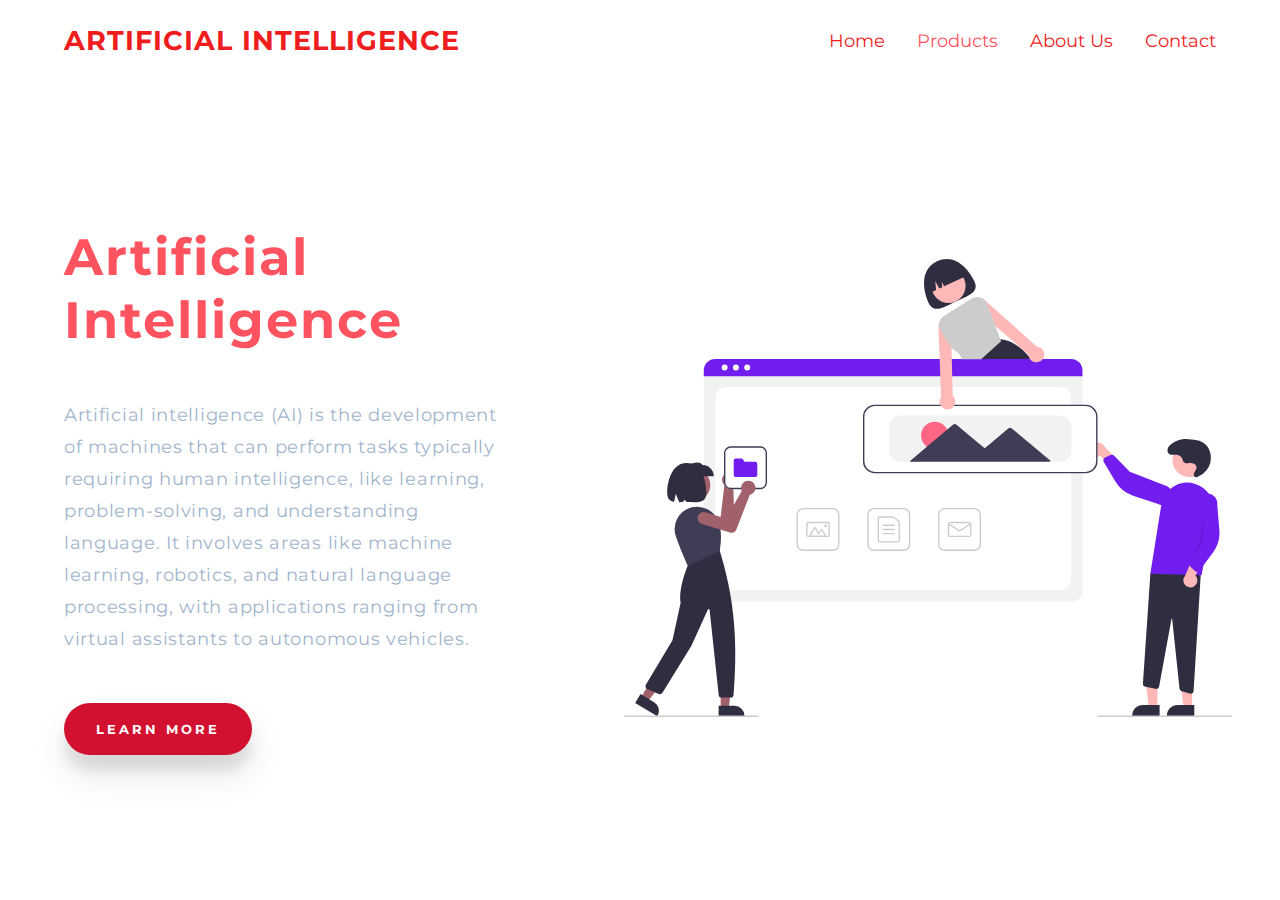
<file: index.html>
<!DOCTYPE html>
<html lang="en">
<head>
    <meta charset="UTF-8">
    <meta name="viewport" content="width=device-width, initial-scale=1.0">
    <link rel="stylesheet" href="https://cdnjs.cloudflare.com/ajax/libs/font-awesome/6.4.0/css/all.min.css">
    <link rel="stylesheet" href="style.css">
    <link href="https://fonts.googleapis.com/css2?family=Montserrat:wght@500&family=Poppins:wght@300;400;500;600;700&family=Varela+Round&display=swap" rel="stylesheet">
    <title>Responsive Landing Page </title>
</head>
<body>
    <header>
        <h1>Artificial Intelligence</h1>

        <section class="menu">
            <ul class="menu-list">
                <li>Home</li>
                <li class="active">Products</li>
                <li>About Us</li>
                <li>Contact</li>
            </ul>

            <button>
                <i class="fas fa-times"></i>
                <i class="fas fa-bars"></i>
            </button>
        </section>
    </header>    

    <section class="main">

            <section class="left">
                <p class="title">Artificial Intelligence</p>
                <p class="msg">Artificial intelligence (AI) is the development of machines that can perform tasks typically requiring human intelligence, like learning, problem-solving, and understanding language. It involves areas like machine learning, robotics, and natural language processing, with applications ranging from virtual assistants to autonomous vehicles.</p>
                <button class="cta">Learn More</button>
            </section>

            <section class="right">
                <img src="img.svg" alt="Landing Image">
            </section>

    </section>

    <script>
        var menu = document.querySelector('.menu');
        var menuBtn = document.querySelector('.menu button');
        menuBtn.addEventListener('click', () => {
        menu.classList.toggle('opened')
        })

    </script>

</body>
</html>
</file>
<file: style.css>
*{
    margin: 0;
    padding: 0;
    box-sizing: border-box;
    font-family: 'Montserrat', sans-serif;
}
body{
    min-height: 100vh;
    width: 100%;
    background-color: #fff;
    display: flex;
    flex-direction: column;
}
header{
    color: #ef1d1d;
    position: fixed;
    top: 0;
    height: 80px;
    width: 100%;
    display: flex;
    justify-content: space-between;
    align-items: center;
    padding: 0 64px;
    font-size: 16px;
    position: relative;
}
header h1{
    text-transform: uppercase;
    font-size: 1.7em;
    letter-spacing: 1px;

}

.menu{
    display: flex;
}

.menu button{
    display: none;
}

.menu-list{
    list-style: none;
    display: flex;
}

.menu-list li{
    display: inline-block;
    margin-left: 32px;
    font-size: 1.1em;
    cursor: pointer;
    transition: color 0.3s;
}

.menu-list li.active,
.menu-list li:hover{
    color: #ff5360;
}

.main{
    flex: 1;
    display: flex;
    align-items: center;
}

.right img{
    width: 100%;
}

.left{
    max-width: 45%;
    padding: 40px 64px;
}

.right{
    padding: 40px 48px;
}

.title{
    color: #ff5360;
    font-size: 3.2em;
    width: 50%;
    font-weight: bold;
    letter-spacing: 2px;
    margin-bottom: 48px;
}

.msg{
    color: #9fb5cc;
    font-size: 1.1em;
    letter-spacing: 0.7px;
    line-height: 32px;
    margin-bottom: 48px;
}

button.cta{
    border: none;
    outline: none;
    background-color: #d21131;
    color: #fff;
    padding: 18px 32px;
    font-weight: bold;
    letter-spacing: 3px;
    text-transform: uppercase;
    border-radius: 30px;
    box-shadow: 0 20px 35px rgba(0, 0, 0, 0.1),
    0 15px 12px rgba(0, 0, 0, 0.08);
    cursor: pointer;
    transition: opacity 0.9;
}

button.cta:hover{
    opacity: 0.9;
}

@media (max-width:800px){
    header,
    .left,
    .right{
        padding-left: 40px;
        padding-right: 40px;
    }
}

@media (max-width:650px){
    .main{
        flex-direction: column;
    }

    .left,
    .right{
        width: 100%;
        max-width: 100%;
        padding: 24px;
        display: flex;
        flex-direction: column;
        align-items: center;
    }

    .left{
        font-size: 0.8em;
    }

    .left *{
        width: 95%;
        margin-bottom: 32px;
        text-align: center;
    }

    button.cta{
        max-width: 60%;
    }

    .right img{
        width: 80%;
    }

    /* nav menu responsive */

    .menu button{
        display: block;
        width: 40px;
        height: 40px;
        border: none;
        background: transparent;
        color: #ef1d7f;
        outline: none;
        font-size: 1.7em;
        cursor: pointer;
        z-index: 2;
    }

    .menu i.fa-times,
    .menu.opened i.fa-bars{
        display: none;
    }

    .menu.opened i.fa-times,
    .menu i.fa-bars{
        display: block;
        animation: enter 0.8s;
    }

    @keyframes enter {
        0% {
            opacity: 0;
        }

        100% {
            opacity: 1;
        }
        
    }

    .menu-list{
        position: fixed;
        top: 0;
        right: 0;
        width: 80%;
        height: 100%;
        background-color: #ef1d71;
        color: #fff;
        padding: 46px;
        flex-direction: column;
        padding-top: 80px;
        transform: translateX(100%);
        transition: transform 0.5s;
    }

    .menu-list li{
        font-size: 1.7em;
        margin: 32px 0px;
    }

    .menu.opened .menu-list{
        transform: translateX(0);
    }

    .menu.opened button{
        color: #fff;
    }
}
</file>
